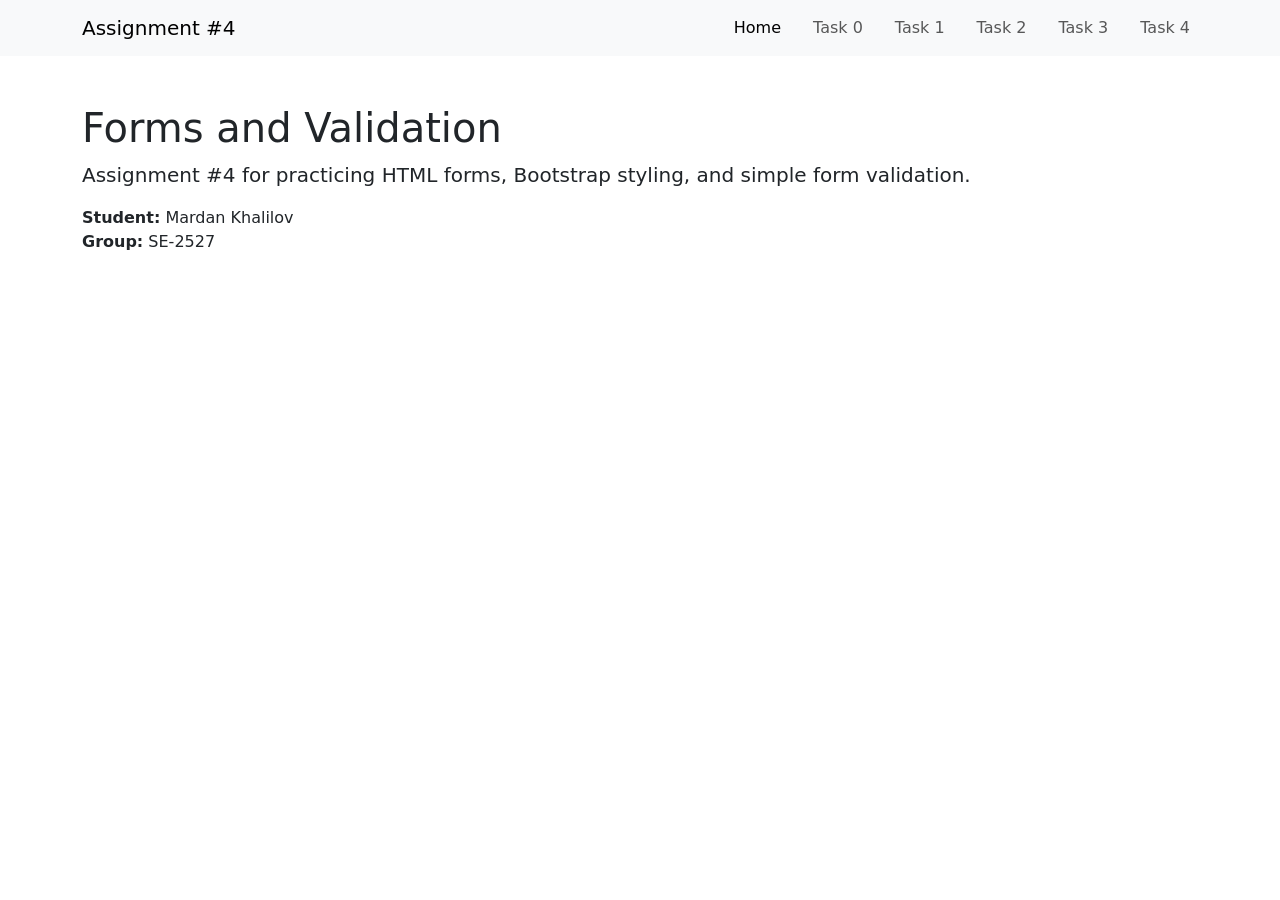
<file: index.html>
<!doctype html>
<html lang="en">
<head>
  <meta charset="utf-8">
  <meta name="viewport" content="width=device-width, initial-scale=1">
  <title>Assignment #4: Forms and Validation</title>
  <link href="https://cdn.jsdelivr.net/npm/bootstrap@5.3.3/dist/css/bootstrap.min.css" rel="stylesheet">
  <link href="style.css" rel="stylesheet">
</head>
<body>
  <nav class="navbar navbar-expand-lg navbar-light bg-light">
    <div class="container">
      <a class="navbar-brand" href="index.html">Assignment #4</a>
      <div class="navbar-nav flex-row flex-wrap gap-3">
        <a class="nav-link active" aria-current="page" href="index.html">Home</a>
        <a class="nav-link" href="task0.html">Task 0</a>
        <a class="nav-link" href="task1.html">Task 1</a>
        <a class="nav-link" href="task2.html">Task 2</a>
        <a class="nav-link" href="task3.html">Task 3</a>
        <a class="nav-link" href="task4.html">Task 4</a>
      </div>
    </div>
  </nav>

  <main class="container py-5">
    <h1>Forms and Validation</h1>
    <p class="lead">Assignment #4 for practicing HTML forms, Bootstrap styling, and simple form validation.</p>
    <p><strong>Student:</strong> Mardan Khalilov<br><strong>Group:</strong> SE-2527</p>
  </main>
</body>
</html>
</file>
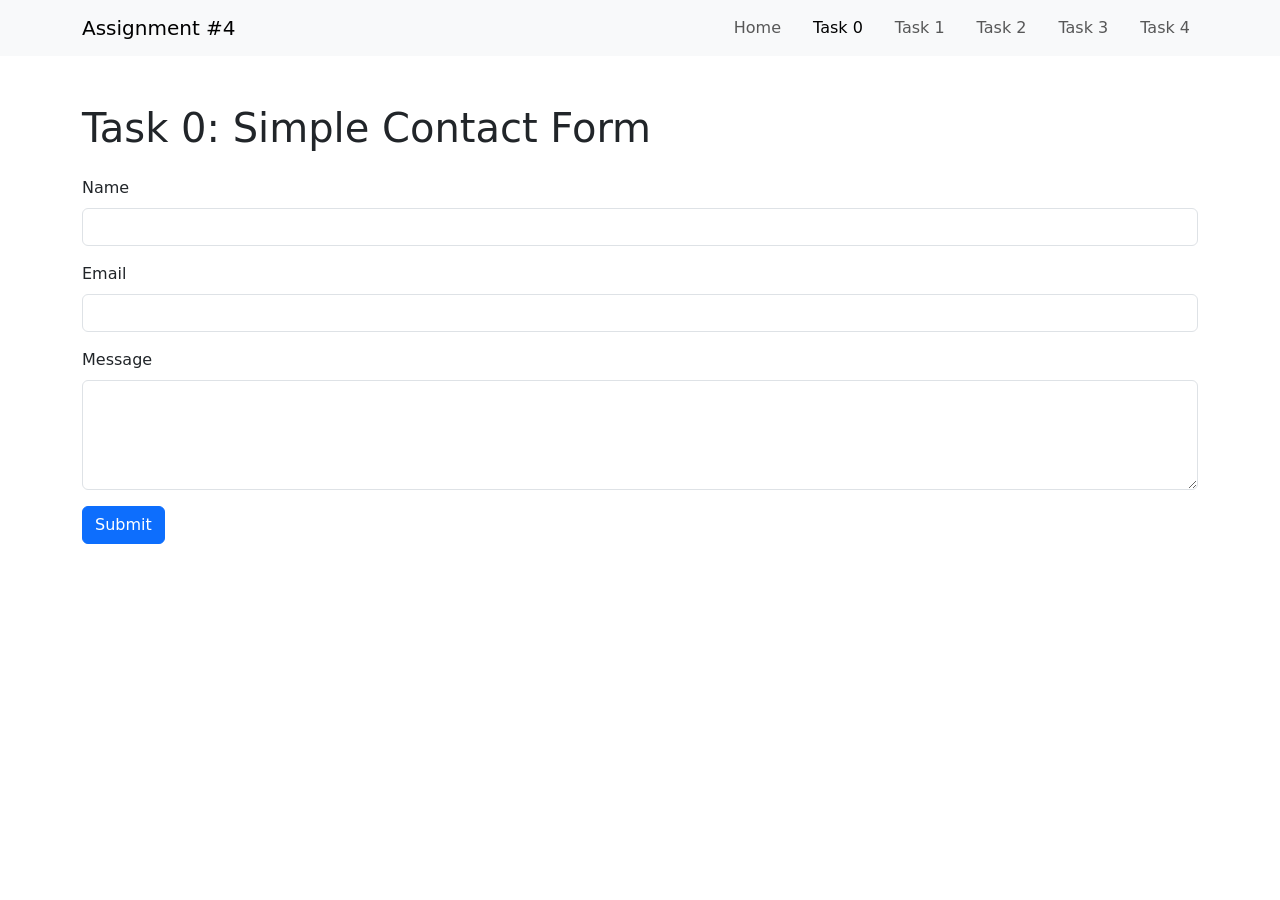
<file: task0.html>
<!doctype html>
<html lang="en">
<head>
  <meta charset="utf-8">
  <meta name="viewport" content="width=device-width, initial-scale=1">
  <title>Task 0 - Simple Contact Form</title>
  <link href="https://cdn.jsdelivr.net/npm/bootstrap@5.3.3/dist/css/bootstrap.min.css" rel="stylesheet">
  <link href="style.css" rel="stylesheet">
</head>
<body>
  <nav class="navbar navbar-expand-lg navbar-light bg-light">
    <div class="container">
      <a class="navbar-brand" href="index.html">Assignment #4</a>
      <div class="navbar-nav flex-row flex-wrap gap-3">
        <a class="nav-link" href="index.html">Home</a>
        <a class="nav-link active" aria-current="page" href="task0.html">Task 0</a>
        <a class="nav-link" href="task1.html">Task 1</a>
        <a class="nav-link" href="task2.html">Task 2</a>
        <a class="nav-link" href="task3.html">Task 3</a>
        <a class="nav-link" href="task4.html">Task 4</a>
      </div>
    </div>
  </nav>
  <main class="container py-5">
    <h1>Task 0: Simple Contact Form</h1>
    <form class="contact-form mt-4">
      <div class="mb-3">
        <label for="name" class="form-label">Name</label>
        <input id="name" name="name" type="text" class="form-control" autocomplete="name">
      </div>
      <div class="mb-3">
        <label for="email" class="form-label">Email</label>
        <input id="email" name="email" type="email" class="form-control" autocomplete="email">
      </div>
      <div class="mb-3">
        <label for="message" class="form-label">Message</label>
        <textarea id="message" name="message" class="form-control" rows="4"></textarea>
      </div>
      <button type="submit" class="btn btn-primary">Submit</button>
    </form>
  </main>
</body>
</html>
</file>
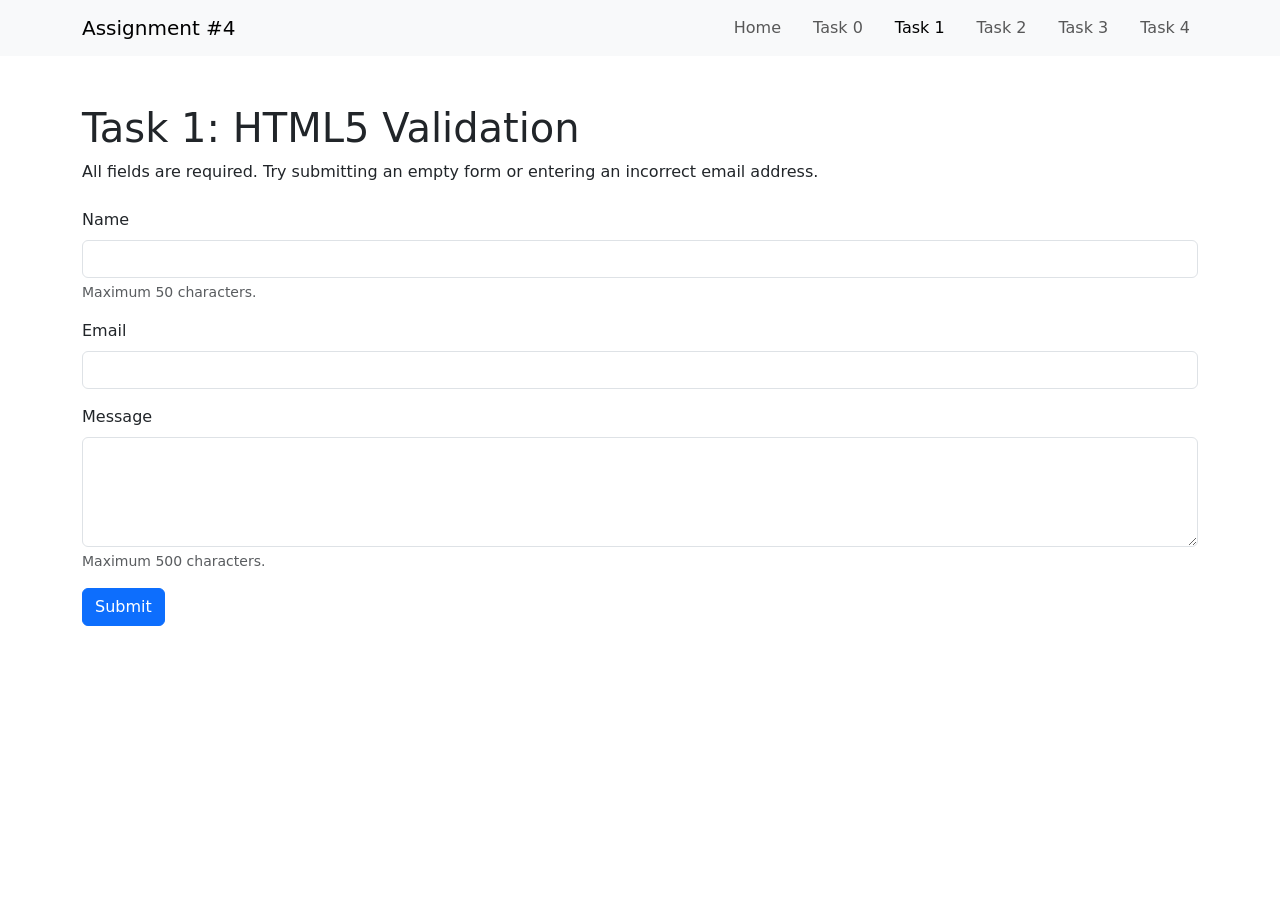
<file: task1.html>
<!doctype html>
<html lang="en">
<head>
  <meta charset="utf-8">
  <meta name="viewport" content="width=device-width, initial-scale=1">
  <title>Task 1 - HTML5 Validation</title>
  <link href="https://cdn.jsdelivr.net/npm/bootstrap@5.3.3/dist/css/bootstrap.min.css" rel="stylesheet">
  <link href="style.css" rel="stylesheet">
</head>
<body>
  <nav class="navbar navbar-expand-lg navbar-light bg-light">
    <div class="container">
      <a class="navbar-brand" href="index.html">Assignment #4</a>
      <div class="navbar-nav flex-row flex-wrap gap-3">
        <a class="nav-link" href="index.html">Home</a>
        <a class="nav-link" href="task0.html">Task 0</a>
        <a class="nav-link active" aria-current="page" href="task1.html">Task 1</a>
        <a class="nav-link" href="task2.html">Task 2</a>
        <a class="nav-link" href="task3.html">Task 3</a>
        <a class="nav-link" href="task4.html">Task 4</a>
      </div>
    </div>
  </nav>
  <main class="container py-5">
    <h1>Task 1: HTML5 Validation</h1>
    <p>All fields are required. Try submitting an empty form or entering an incorrect email address.</p>
    <form class="contact-form mt-4">
      <div class="mb-3">
        <label for="name" class="form-label">Name</label>
        <input id="name" name="name" type="text" class="form-control" autocomplete="name" required maxlength="50" aria-describedby="nameHelp">
        <div id="nameHelp" class="form-text">Maximum 50 characters.</div>
      </div>
      <div class="mb-3">
        <label for="email" class="form-label">Email</label>
        <input id="email" name="email" type="email" class="form-control" autocomplete="email" required maxlength="100">
      </div>
      <div class="mb-3">
        <label for="message" class="form-label">Message</label>
        <textarea id="message" name="message" class="form-control" rows="4" required maxlength="500" aria-describedby="messageHelp"></textarea>
        <div id="messageHelp" class="form-text">Maximum 500 characters.</div>
      </div>
      <button type="submit" class="btn btn-primary">Submit</button>
    </form>
  </main>
</body>
</html>
</file>
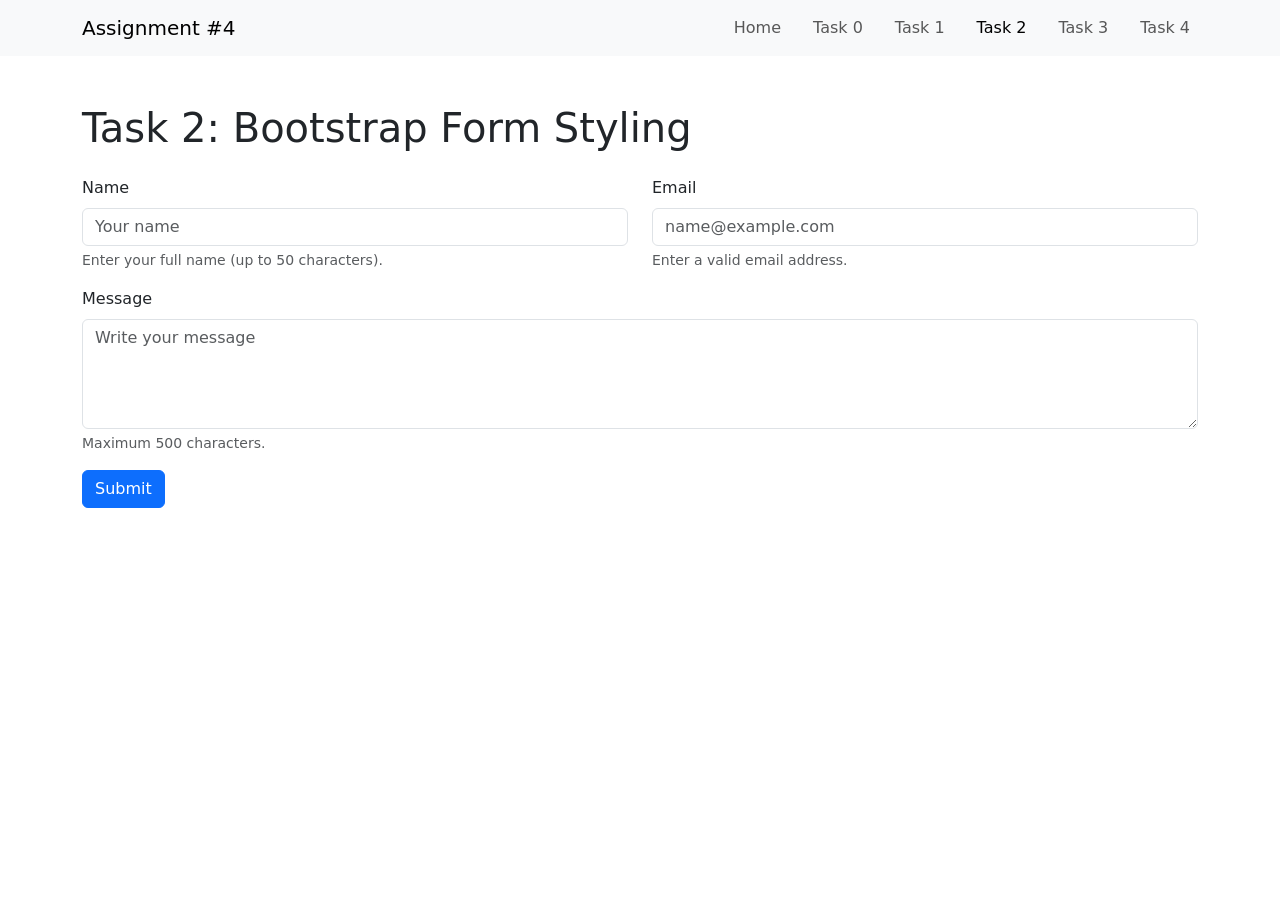
<file: task2.html>
<!doctype html>
<html lang="en">
<head>
  <meta charset="utf-8">
  <meta name="viewport" content="width=device-width, initial-scale=1">
  <title>Task 2 - Bootstrap Form Styling</title>
  <link href="https://cdn.jsdelivr.net/npm/bootstrap@5.3.3/dist/css/bootstrap.min.css" rel="stylesheet">
  <link href="style.css" rel="stylesheet">
</head>
<body>
  <nav class="navbar navbar-expand-lg navbar-light bg-light">
    <div class="container">
      <a class="navbar-brand" href="index.html">Assignment #4</a>
      <div class="navbar-nav flex-row flex-wrap gap-3">
        <a class="nav-link" href="index.html">Home</a>
        <a class="nav-link" href="task0.html">Task 0</a>
        <a class="nav-link" href="task1.html">Task 1</a>
        <a class="nav-link active" aria-current="page" href="task2.html">Task 2</a>
        <a class="nav-link" href="task3.html">Task 3</a>
        <a class="nav-link" href="task4.html">Task 4</a>
      </div>
    </div>
  </nav>
  <main class="container py-5">
    <h1>Task 2: Bootstrap Form Styling</h1>
    <form class="contact-form mt-4">
      <div class="row">
        <div class="col-md-6 mb-3">
          <label for="name" class="form-label">Name</label>
          <input id="name" name="name" type="text" class="form-control" placeholder="Your name" autocomplete="name" required maxlength="50" aria-describedby="nameHelp">
          <div id="nameHelp" class="form-text">Enter your full name (up to 50 characters).</div>
        </div>
        <div class="col-md-6 mb-3">
          <label for="email" class="form-label">Email</label>
          <input id="email" name="email" type="email" class="form-control" placeholder="name@example.com" autocomplete="email" required maxlength="100" aria-describedby="emailHelp">
          <div id="emailHelp" class="form-text">Enter a valid email address.</div>
        </div>
      </div>
      <div class="mb-3">
        <label for="message" class="form-label">Message</label>
        <textarea id="message" name="message" class="form-control" rows="4" placeholder="Write your message" required maxlength="500" aria-describedby="messageHelp"></textarea>
        <div id="messageHelp" class="form-text">Maximum 500 characters.</div>
      </div>
      <button type="submit" class="btn btn-primary">Submit</button>
    </form>
  </main>
</body>
</html>
</file>
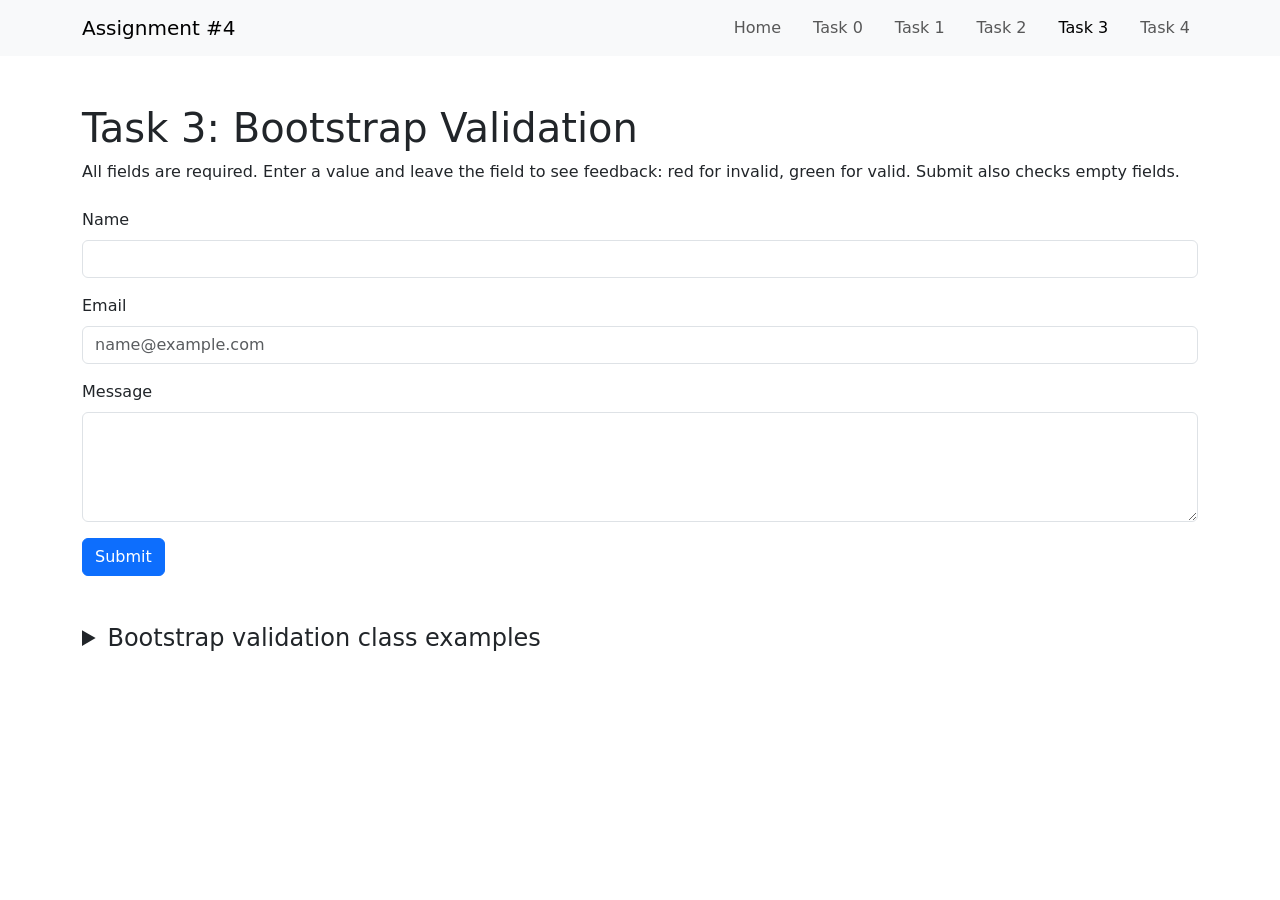
<file: task3.html>
<!doctype html>
<html lang="en">
<head>
  <meta charset="utf-8">
  <meta name="viewport" content="width=device-width, initial-scale=1">
  <title>Task 3 - Bootstrap Validation</title>
  <link href="https://cdn.jsdelivr.net/npm/bootstrap@5.3.3/dist/css/bootstrap.min.css" rel="stylesheet">
  <link href="style.css" rel="stylesheet">
</head>
<body>
  <nav class="navbar navbar-expand-lg navbar-light bg-light">
    <div class="container">
      <a class="navbar-brand" href="index.html">Assignment #4</a>
      <div class="navbar-nav flex-row flex-wrap gap-3">
        <a class="nav-link" href="index.html">Home</a>
        <a class="nav-link" href="task0.html">Task 0</a>
        <a class="nav-link" href="task1.html">Task 1</a>
        <a class="nav-link" href="task2.html">Task 2</a>
        <a class="nav-link active" aria-current="page" href="task3.html">Task 3</a>
        <a class="nav-link" href="task4.html">Task 4</a>
      </div>
    </div>
  </nav>
  <main class="container py-5">
    <h1>Task 3: Bootstrap Validation</h1>
    <p>All fields are required. Enter a value and leave the field to see feedback: red for invalid, green for valid. Submit also checks empty fields.</p>
    <form id="task3Form" class="mt-4 interactive-validation">
      <div class="mb-3">
        <label for="name" class="form-label">Name</label>
        <input id="name" name="name" type="text" class="form-control" autocomplete="name" required maxlength="50" aria-describedby="nameInvalid nameValid">
        <div id="nameInvalid" class="invalid-feedback">Please enter your name (up to 50 characters).</div>
        <div id="nameValid" class="valid-feedback">Looks good!</div>
      </div>
      <div class="mb-3">
        <label for="email" class="form-label">Email</label>
        <input id="email" name="email" type="email" class="form-control" autocomplete="email" required maxlength="100" placeholder="name@example.com" aria-describedby="emailInvalid emailValid">
        <div id="emailInvalid" class="invalid-feedback">Email is required. Use a valid email address.</div>
        <div id="emailValid" class="valid-feedback">Looks good!</div>
      </div>
      <div class="mb-3">
        <label for="message" class="form-label">Message</label>
        <textarea id="message" name="message" class="form-control" rows="4" required maxlength="500" aria-describedby="messageInvalid messageValid"></textarea>
        <div id="messageInvalid" class="invalid-feedback">Please enter a message (up to 500 characters).</div>
        <div id="messageValid" class="valid-feedback">Looks good!</div>
      </div>
      <button type="submit" class="btn btn-primary">Submit</button>
    </form>
    <details class="mt-5">
      <summary class="h4">Bootstrap validation class examples</summary>
      <p>Fixed examples of <code>is-valid</code> and <code>is-invalid</code>. Use the form above to test changing values.</p>
      <div class="row">
        <div class="col-md-6 mb-3">
          <label for="validExample" class="form-label">Valid email example</label>
          <input id="validExample" type="email" class="form-control is-valid" value="student@example.com" readonly aria-describedby="validExampleFeedback">
          <div id="validExampleFeedback" class="valid-feedback">Looks good!</div>
        </div>
        <div class="col-md-6 mb-3">
          <label for="invalidExample" class="form-label">Invalid email example</label>
          <input id="invalidExample" type="email" class="form-control is-invalid" value="not-an-email" readonly aria-invalid="true" aria-describedby="invalidExampleFeedback">
          <div id="invalidExampleFeedback" class="invalid-feedback">Please enter a valid email address.</div>
        </div>
      </div>
    </details>
  </main>
</body>
</html>
</file>
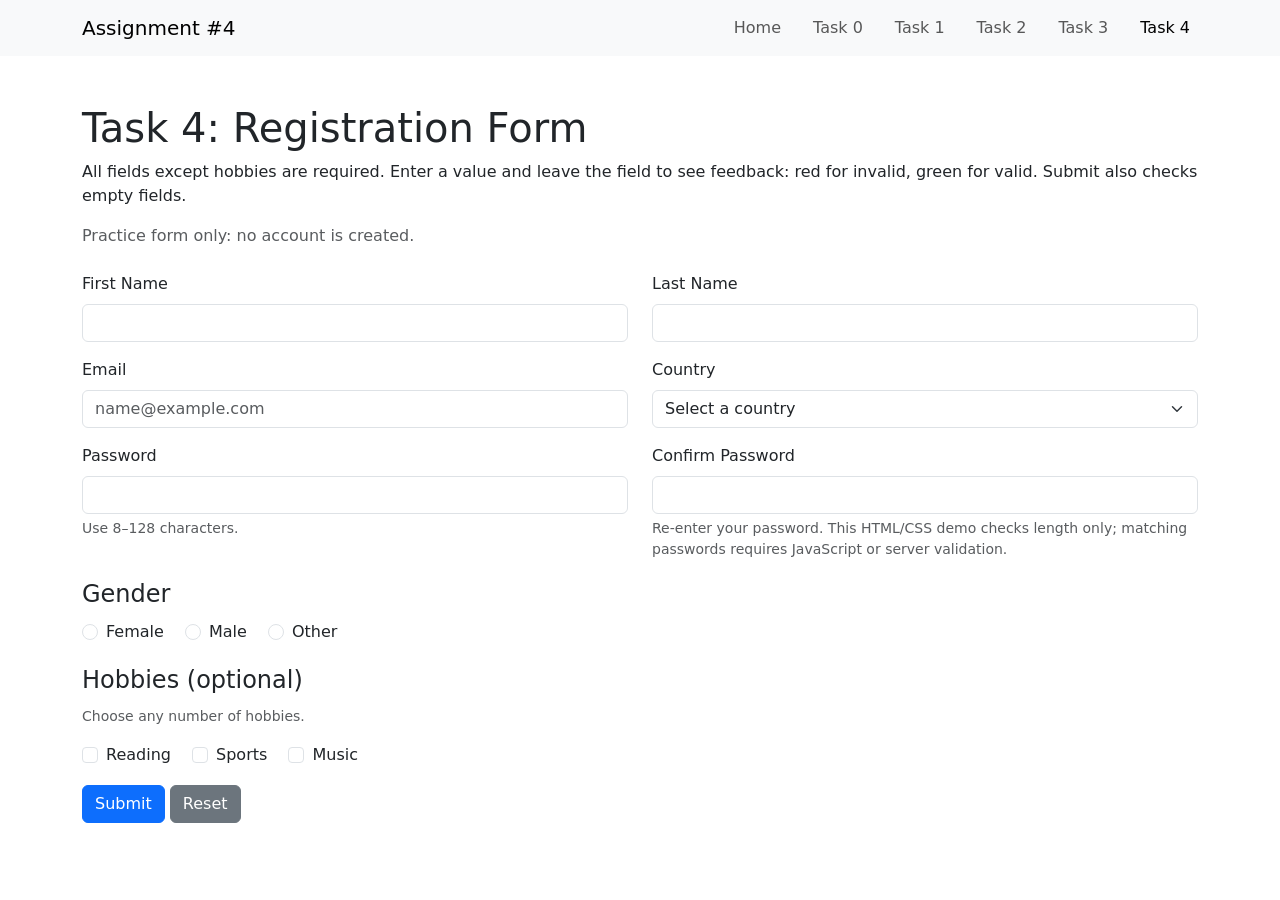
<file: task4.html>
<!doctype html>
<html lang="en">
<head>
  <meta charset="utf-8">
  <meta name="viewport" content="width=device-width, initial-scale=1">
  <title>Task 4 - Registration Form</title>
  <link href="https://cdn.jsdelivr.net/npm/bootstrap@5.3.3/dist/css/bootstrap.min.css" rel="stylesheet">
  <link href="style.css" rel="stylesheet">
</head>
<body>
  <nav class="navbar navbar-expand-lg navbar-light bg-light">
    <div class="container">
      <a class="navbar-brand" href="index.html">Assignment #4</a>
      <div class="navbar-nav flex-row flex-wrap gap-3">
        <a class="nav-link" href="index.html">Home</a>
        <a class="nav-link" href="task0.html">Task 0</a>
        <a class="nav-link" href="task1.html">Task 1</a>
        <a class="nav-link" href="task2.html">Task 2</a>
        <a class="nav-link" href="task3.html">Task 3</a>
        <a class="nav-link active" aria-current="page" href="task4.html">Task 4</a>
      </div>
    </div>
  </nav>
  <main class="container py-5">
    <h1>Task 4: Registration Form</h1>
    <p>All fields except hobbies are required. Enter a value and leave the field to see feedback: red for invalid, green for valid. Submit also checks empty fields.</p>
    <p class="text-body-secondary">Practice form only: no account is created.</p>
    <form id="registrationForm" class="mt-4 interactive-validation">
      <div class="row">
        <div class="col-md-6 mb-3">
          <label for="firstName" class="form-label">First Name</label>
          <input id="firstName" name="firstName" type="text" class="form-control" autocomplete="given-name" required maxlength="50" aria-describedby="firstNameInvalid firstNameValid">
          <div id="firstNameInvalid" class="invalid-feedback">Please enter your first name (up to 50 characters).</div>
          <div id="firstNameValid" class="valid-feedback">Looks good!</div>
        </div>
        <div class="col-md-6 mb-3">
          <label for="lastName" class="form-label">Last Name</label>
          <input id="lastName" name="lastName" type="text" class="form-control" autocomplete="family-name" required maxlength="50" aria-describedby="lastNameInvalid lastNameValid">
          <div id="lastNameInvalid" class="invalid-feedback">Please enter your last name (up to 50 characters).</div>
          <div id="lastNameValid" class="valid-feedback">Looks good!</div>
        </div>
        <div class="col-md-6 mb-3">
          <label for="email" class="form-label">Email</label>
          <input id="email" name="email" type="email" class="form-control" autocomplete="email" required maxlength="100" placeholder="name@example.com" aria-describedby="emailInvalid emailValid">
          <div id="emailInvalid" class="invalid-feedback">Please enter a valid email address.</div>
          <div id="emailValid" class="valid-feedback">Looks good!</div>
        </div>
        <div class="col-md-6 mb-3">
          <label for="country" class="form-label">Country</label>
          <select id="country" name="country" class="form-select" autocomplete="country-name" required aria-describedby="countryInvalid countryValid">
            <option value="" selected disabled>Select a country</option>
            <option value="Kazakhstan">Kazakhstan</option>
            <option value="United States">United States</option>
            <option value="United Kingdom">United Kingdom</option>
            <option value="Other">Other</option>
          </select>
          <div id="countryInvalid" class="invalid-feedback">Please select a country.</div>
          <div id="countryValid" class="valid-feedback">Looks good!</div>
        </div>
        <div class="col-md-6 mb-3">
          <label for="password" class="form-label">Password</label>
          <!-- No name attribute: demo passwords must not be included in the GET URL. -->
          <input id="password" type="password" class="form-control" autocomplete="new-password" minlength="8" maxlength="128" required aria-describedby="passwordHelp passwordInvalid passwordValid">
          <div id="passwordHelp" class="form-text">Use 8–128 characters.</div>
          <div id="passwordInvalid" class="invalid-feedback">Enter a password with at least 8 characters.</div>
          <div id="passwordValid" class="valid-feedback">Password length is valid.</div>
        </div>
        <div class="col-md-6 mb-3">
          <label for="confirmPassword" class="form-label">Confirm Password</label>
          <input id="confirmPassword" type="password" class="form-control" autocomplete="new-password" minlength="8" maxlength="128" required aria-describedby="confirmHelp confirmInvalid confirmValid">
          <div id="confirmHelp" class="form-text">Re-enter your password. This HTML/CSS demo checks length only; matching passwords requires JavaScript or server validation.</div>
          <div id="confirmInvalid" class="invalid-feedback">Re-enter a password with at least 8 characters.</div>
          <div id="confirmValid" class="valid-feedback">Password length is valid; please check that both passwords match.</div>
        </div>
      </div>
      <fieldset class="mb-3 gender-group" aria-describedby="genderInvalid genderValid">
        <legend class="form-label">Gender</legend>
        <div class="form-check form-check-inline">
          <input id="genderFemale" name="gender" type="radio" value="Female" class="form-check-input" required>
          <label for="genderFemale" class="form-check-label">Female</label>
        </div>
        <div class="form-check form-check-inline">
          <input id="genderMale" name="gender" type="radio" value="Male" class="form-check-input">
          <label for="genderMale" class="form-check-label">Male</label>
        </div>
        <div class="form-check form-check-inline">
          <input id="genderOther" name="gender" type="radio" value="Other" class="form-check-input">
          <label for="genderOther" class="form-check-label">Other</label>
        </div>
        <div id="genderInvalid" class="invalid-feedback">Please choose a gender.</div>
        <div id="genderValid" class="valid-feedback">Looks good.</div>
      </fieldset>
      <fieldset class="mb-3">
        <legend class="form-label">Hobbies (optional)</legend>
        <p class="form-text">Choose any number of hobbies.</p>
        <div class="form-check form-check-inline">
          <input id="hobbyReading" name="hobbies" type="checkbox" value="Reading" class="form-check-input">
          <label for="hobbyReading" class="form-check-label">Reading</label>
        </div>
        <div class="form-check form-check-inline">
          <input id="hobbySports" name="hobbies" type="checkbox" value="Sports" class="form-check-input">
          <label for="hobbySports" class="form-check-label">Sports</label>
        </div>
        <div class="form-check form-check-inline">
          <input id="hobbyMusic" name="hobbies" type="checkbox" value="Music" class="form-check-input">
          <label for="hobbyMusic" class="form-check-label">Music</label>
        </div>
      </fieldset>
      <button type="submit" class="btn btn-primary">Submit</button>
      <button type="reset" class="btn btn-secondary">Reset</button>
    </form>
  </main>
</body>
</html>
</file>
<file: style.css>
body {
  background-color: #fff;
}

main {
  max-width: 900px;
}

.interactive-validation :is(.form-control, .form-select, input[type="radio"]):user-invalid {
  border-color: var(--bs-form-invalid-border-color);
}

.interactive-validation :is(.form-control, .form-select, input[type="radio"]):user-valid {
  border-color: var(--bs-form-valid-border-color);
}

.interactive-validation :is(.form-control, .form-select, input[type="radio"]):user-invalid:focus {
  box-shadow: 0 0 0 0.25rem rgba(var(--bs-danger-rgb), 0.25);
}

.interactive-validation :is(.form-control, .form-select, input[type="radio"]):user-valid:focus {
  box-shadow: 0 0 0 0.25rem rgba(var(--bs-success-rgb), 0.25);
}

.interactive-validation input[type="radio"]:user-valid:checked {
  background-color: var(--bs-form-valid-border-color);
}

.interactive-validation :is(.form-control, .form-select):user-invalid ~ .invalid-feedback,
.interactive-validation :is(.form-control, .form-select):user-valid ~ .valid-feedback,
.interactive-validation .gender-group:has(input:user-invalid) > .invalid-feedback,
.interactive-validation .gender-group:has(input:user-valid:checked) > .valid-feedback {
  display: block;
}
</file>
